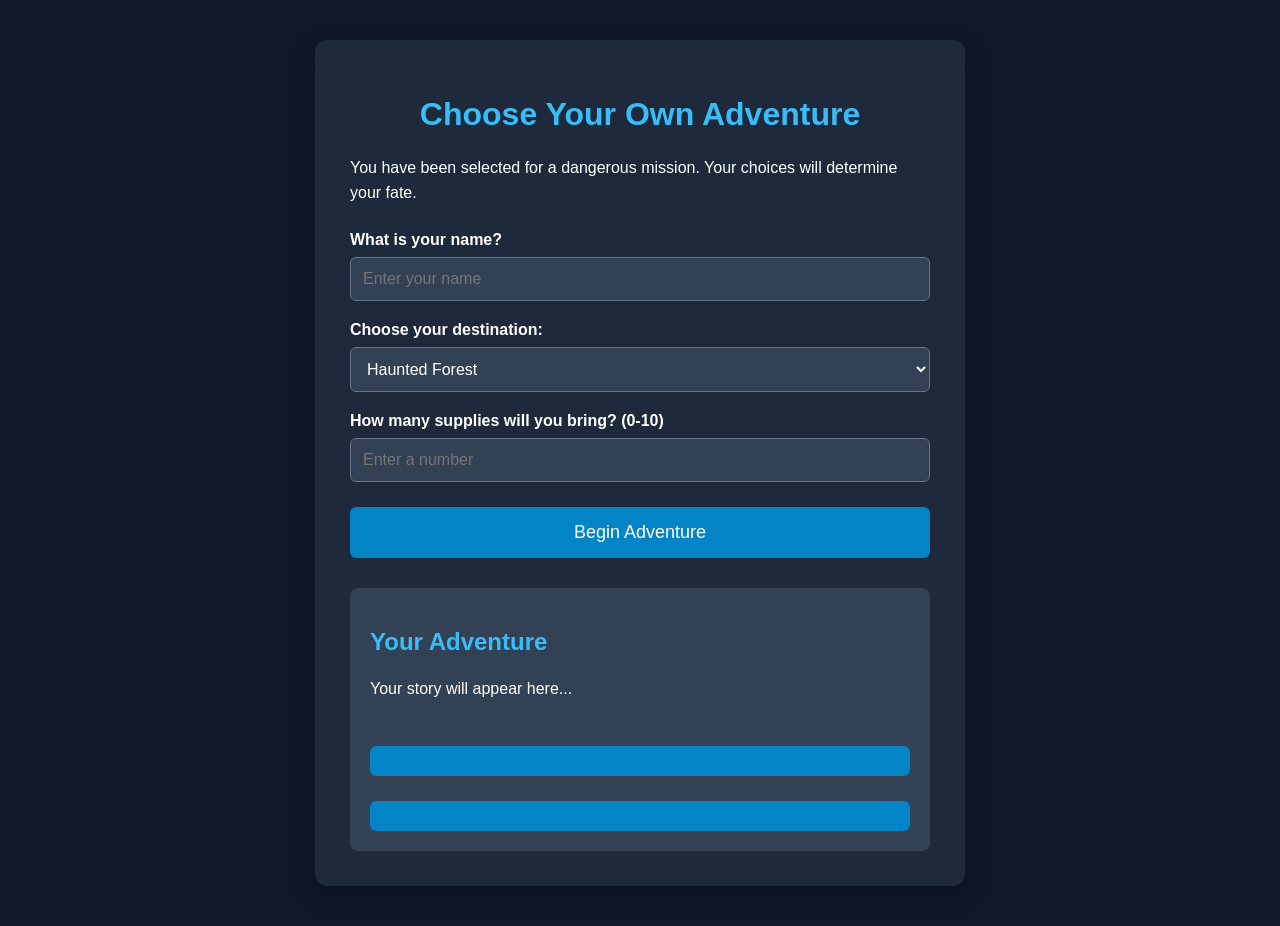
<file: JavaScript Game/game.html>
<!DOCTYPE html>
<html lang="en">
<head>
    <meta charset="UTF-8">
    <meta name="viewport"
          content="width=device-width, initial-scale=1.0">

    <title>Choose Your Own Adventure</title>

    <link rel="stylesheet" href="game.css">
    <script src="game.js" defer></script>
</head>
<body>

    <main class="game-container">

        <h1>Choose Your Own Adventure</h1>

        <p>
            You have been selected for a dangerous mission.
            Your choices will determine your fate.
        </p>

        <div class="game-section">

            <label for="playerName">
                What is your name?
            </label>

            <input
                type="text"
                id="playerName"
                placeholder="Enter your name"
            >

            <label for="location">
                Choose your destination:
            </label>

            <select id="location">
                <option value="forest">Haunted Forest</option>
                <option value="cave">Crystal Cave</option>
                <option value="city">Abandoned City</option>
            </select>

            <label for="supplies">
                How many supplies will you bring? (0-10)
            </label>

            <input
                type="number"
                id="supplies"
                min="0"
                max="10"
                placeholder="Enter a number"
            >

            <button id="startButton" type="button">
                Begin Adventure
            </button>

        </div>

        <div class="results">

            <h2>Your Adventure</h2>

            <p id="story">
                Your story will appear here...
            </p>
            <p id="outcome"></p>
            
            <button type="option1" id="1"></button>
            <button type="option2" id="2"></button>
        </div>

    </main>

</body>
</html>
</file>
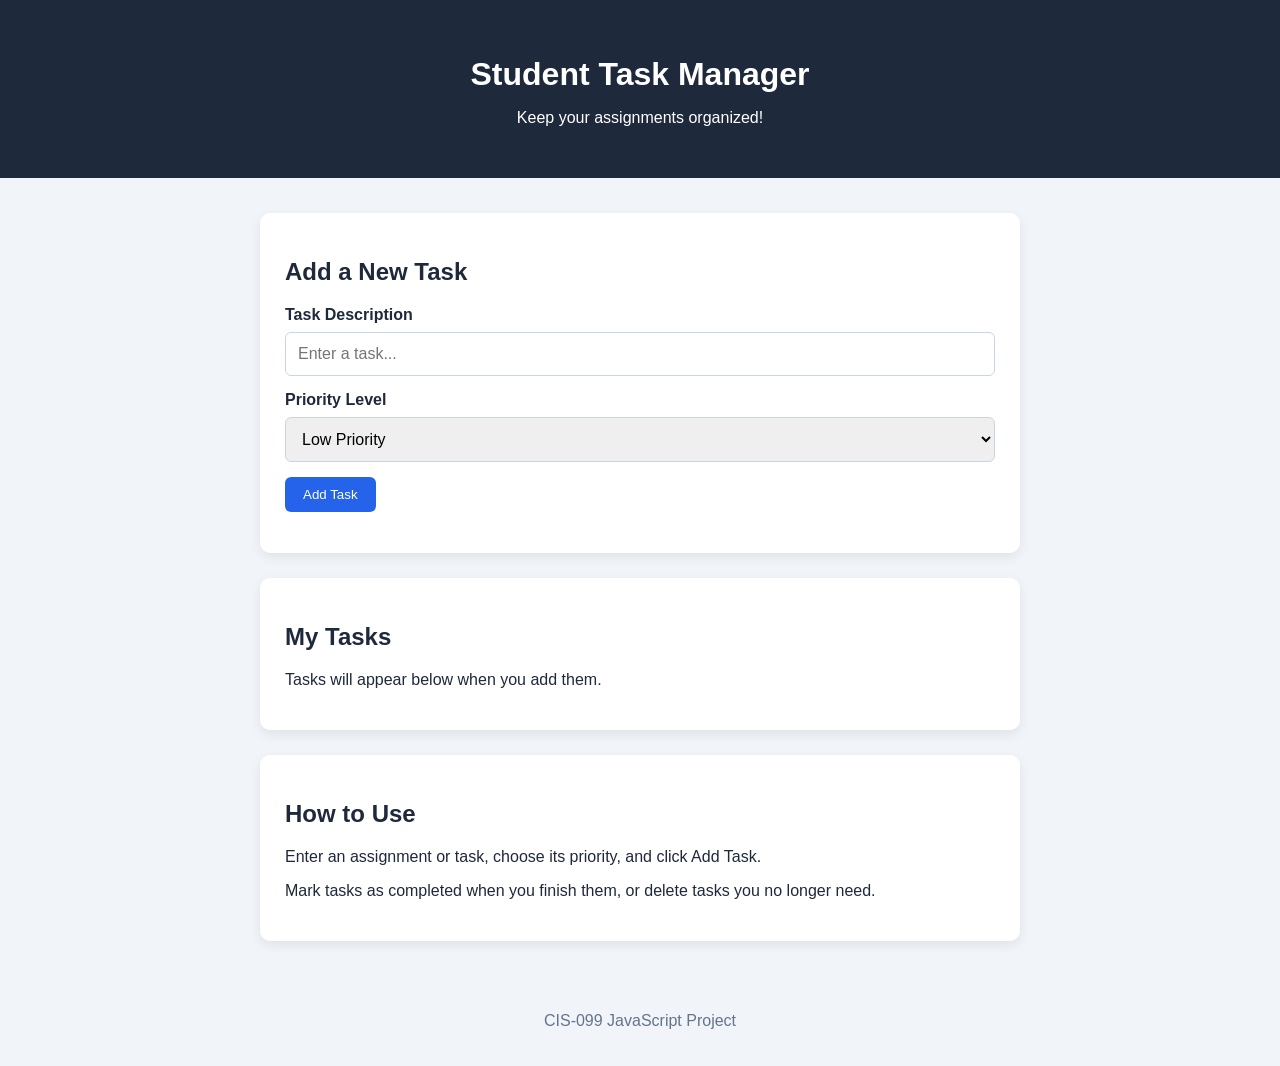
<file: Task Manager/taskmanager.html>
<!DOCTYPE html>
<html lang="en">
<head>
    <meta charset="UTF-8">
    <meta name="viewport"
          content="width=device-width, initial-scale=1.0">

    <title>My Student Task Manager</title>

    <link rel="stylesheet" href="task.css">
    <script src="task.js" defer></script>
</head>

<body>

    <header>
        <h1>Student Task Manager</h1>
        <p>Keep your assignments organized!</p>
    </header>

    <main class="container">

        <section class="card">

            <h2>Add a New Task</h2>

            <label for="taskInput">
                Task Description
            </label>

            <input
                type="text"
                id="taskInput"
                placeholder="Enter a task..."
                maxlength="100"
            >

            <label for="priorityInput">
                Priority Level
            </label>

            <select id="priorityInput">

                <option value="low">
                    Low Priority
                </option>

                <option value="medium">
                    Medium Priority
                </option>

                <option value="high">
                    High Priority
                </option>

            </select>

            <button id="addButton" type="button">
                Add Task
            </button>

            <p id="message"></p>

        </section>

        <section class="card">

            <h2>My Tasks</h2>

            <p>
                Tasks will appear below when you add them.
            </p>

            <ul id="taskList"></ul>

        </section>

        <section class="card">

            <h2>How to Use</h2>

            <p>
                Enter an assignment or task, choose its
                priority, and click Add Task.
            </p>

            <p>
                Mark tasks as completed when you finish
                them, or delete tasks you no longer need.
            </p>

        </section>

    </main>

    <footer>
        <p>CIS-099 JavaScript Project</p>
    </footer>

</body>
</html>
</file>
<file: JavaScript Game/game.css>
* {
    box-sizing: border-box;
}

body {
    font-family: Arial, sans-serif;
    background-color: #0f172a;
    color: white;
    margin: 0;
    padding: 40px 20px;
}

.game-container {
    max-width: 650px;
    margin: 0 auto;
    background-color: #1e293b;
    padding: 35px;
    border-radius: 12px;
    box-shadow: 0 8px 25px rgba(0,0,0,0.3);
}

h1 {
    text-align: center;
    color: #38bdf8;
}

h2 {
    color: #38bdf8;
}

p {
    line-height: 1.6;
}

.game-section {
    margin-top: 25px;
}

label {
    display: block;
    margin-top: 20px;
    margin-bottom: 8px;
    font-weight: bold;
}

input, select {
    display: block;
    width: 100%;
    padding: 12px;
    background-color: #334155;
    color: white;
    border: 1px solid #64748b;
    border-radius: 6px;
    font-size: 16px;
}

button {
    width: 100%;
    margin-top: 25px;
    padding: 15px;
    background-color: #0284c7;
    color: white;
    border: none;
    border-radius: 6px;
    font-size: 18px;
    cursor: pointer;
}

button:hover {
    background-color: #0369a1;
}

.results {
    margin-top: 30px;
    padding: 20px;
    background-color: #334155;
    border-radius: 8px;
}

#outcome {
    font-weight: bold;
    font-size: 18px;
    margin-top: 20px;
}
</file>
<file: Task Manager/task.css>
/* General Layout */

* {
    box-sizing: border-box;
}

body {
    font-family: Arial, sans-serif;
    margin: 0;
    background-color: #f1f5f9;
    color: #1e293b;
}

header {
    background-color: #1e293b;
    color: white;
    text-align: center;
    padding: 35px 20px;
}

header h1 {
    margin-bottom: 10px;
}

.container {
    max-width: 800px;
    margin: 35px auto;
    padding: 0 20px;
}

/* Cards */

.card {
    background-color: white;
    padding: 25px;
    margin-bottom: 25px;
    border-radius: 10px;
    box-shadow: 0 4px 12px rgba(0,0,0,0.08);
}

/* Forms */

label {
    display: block;
    margin-top: 15px;
    margin-bottom: 8px;
    font-weight: bold;
}

input, select {
    display: block;
    width: 100%;
    padding: 12px;
    border: 1px solid #cbd5e1;
    border-radius: 6px;
    font-size: 16px;
}

/* Buttons */

button {
    padding: 10px 18px;
    background-color: #2563eb;
    color: white;
    border: none;
    border-radius: 6px;
    cursor: pointer;
    margin-top: 15px;
}

button:hover {
    background-color: #1d4ed8;
}

/* Task List */

#taskList {
    list-style: none;
    padding: 0;
}

.task-item {
    padding: 15px;
    margin-bottom: 12px;
    background-color: #f8fafc;
    border: 1px solid #cbd5e1;
    border-left: 5px solid #94a3b8;
    border-radius: 6px;
}

.task-text {
    display: block;
    font-weight: bold;
    margin-bottom: 8px;
}

.task-priority {
    display: block;
    font-size: 13px;
    margin-bottom: 8px;
}

/* Priority Colors */

.priority-low {
    border-left-color: #16a34a;
}

.priority-medium {
    border-left-color: #eab308;
}

.priority-high {
    border-left-color: #dc2626;
}

/* Completed Tasks */

.completed {
    opacity: 0.6;
}

.completed .task-text {
    text-decoration: line-through;
}

/* Task Buttons */

.complete-button {
    background-color: #16a34a;
    margin-right: 10px;
}

.complete-button:hover {
    background-color: #15803d;
}

.delete-button {
    background-color: #dc2626;
}

.delete-button:hover {
    background-color: #b91c1c;
}

/* Status Message */

#message {
    margin-top: 15px;
    font-weight: bold;
}

/* Footer */

footer {
    text-align: center;
    padding: 20px;
    color: #64748b;
}
</file>
